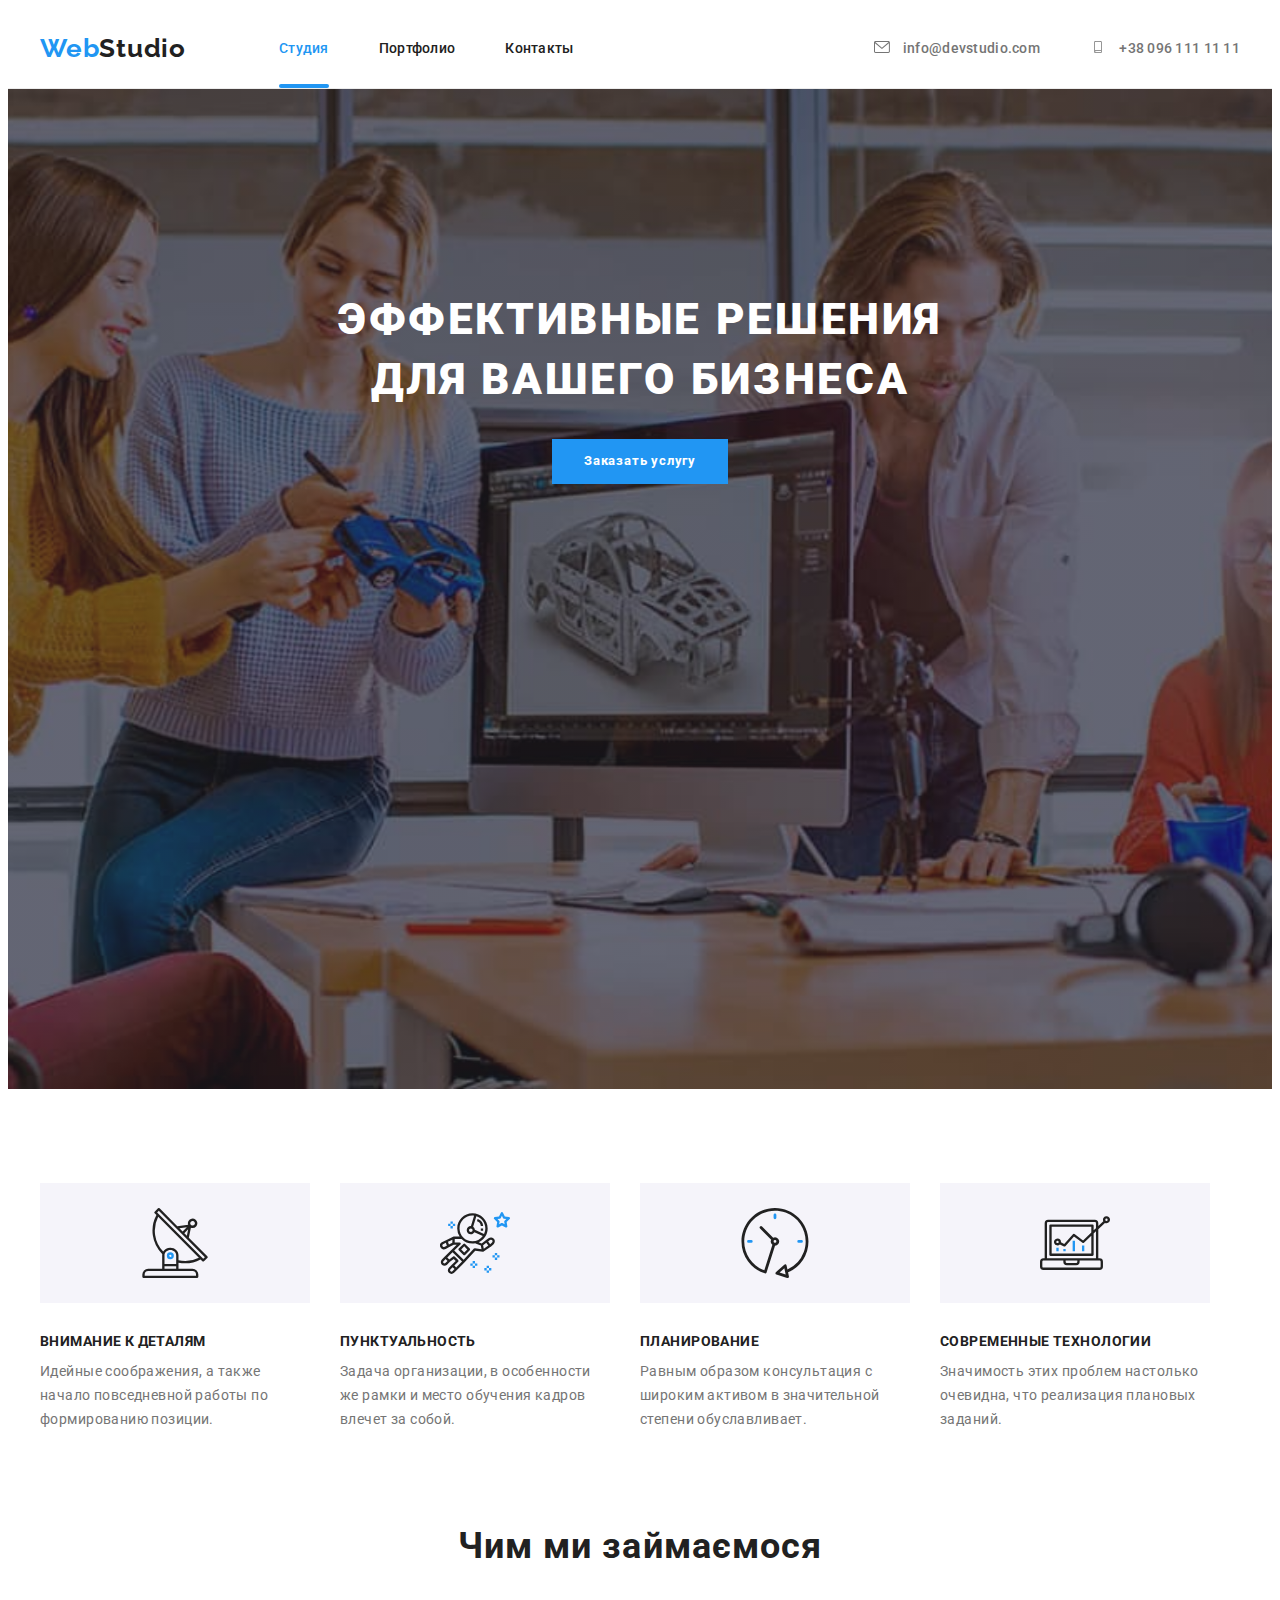
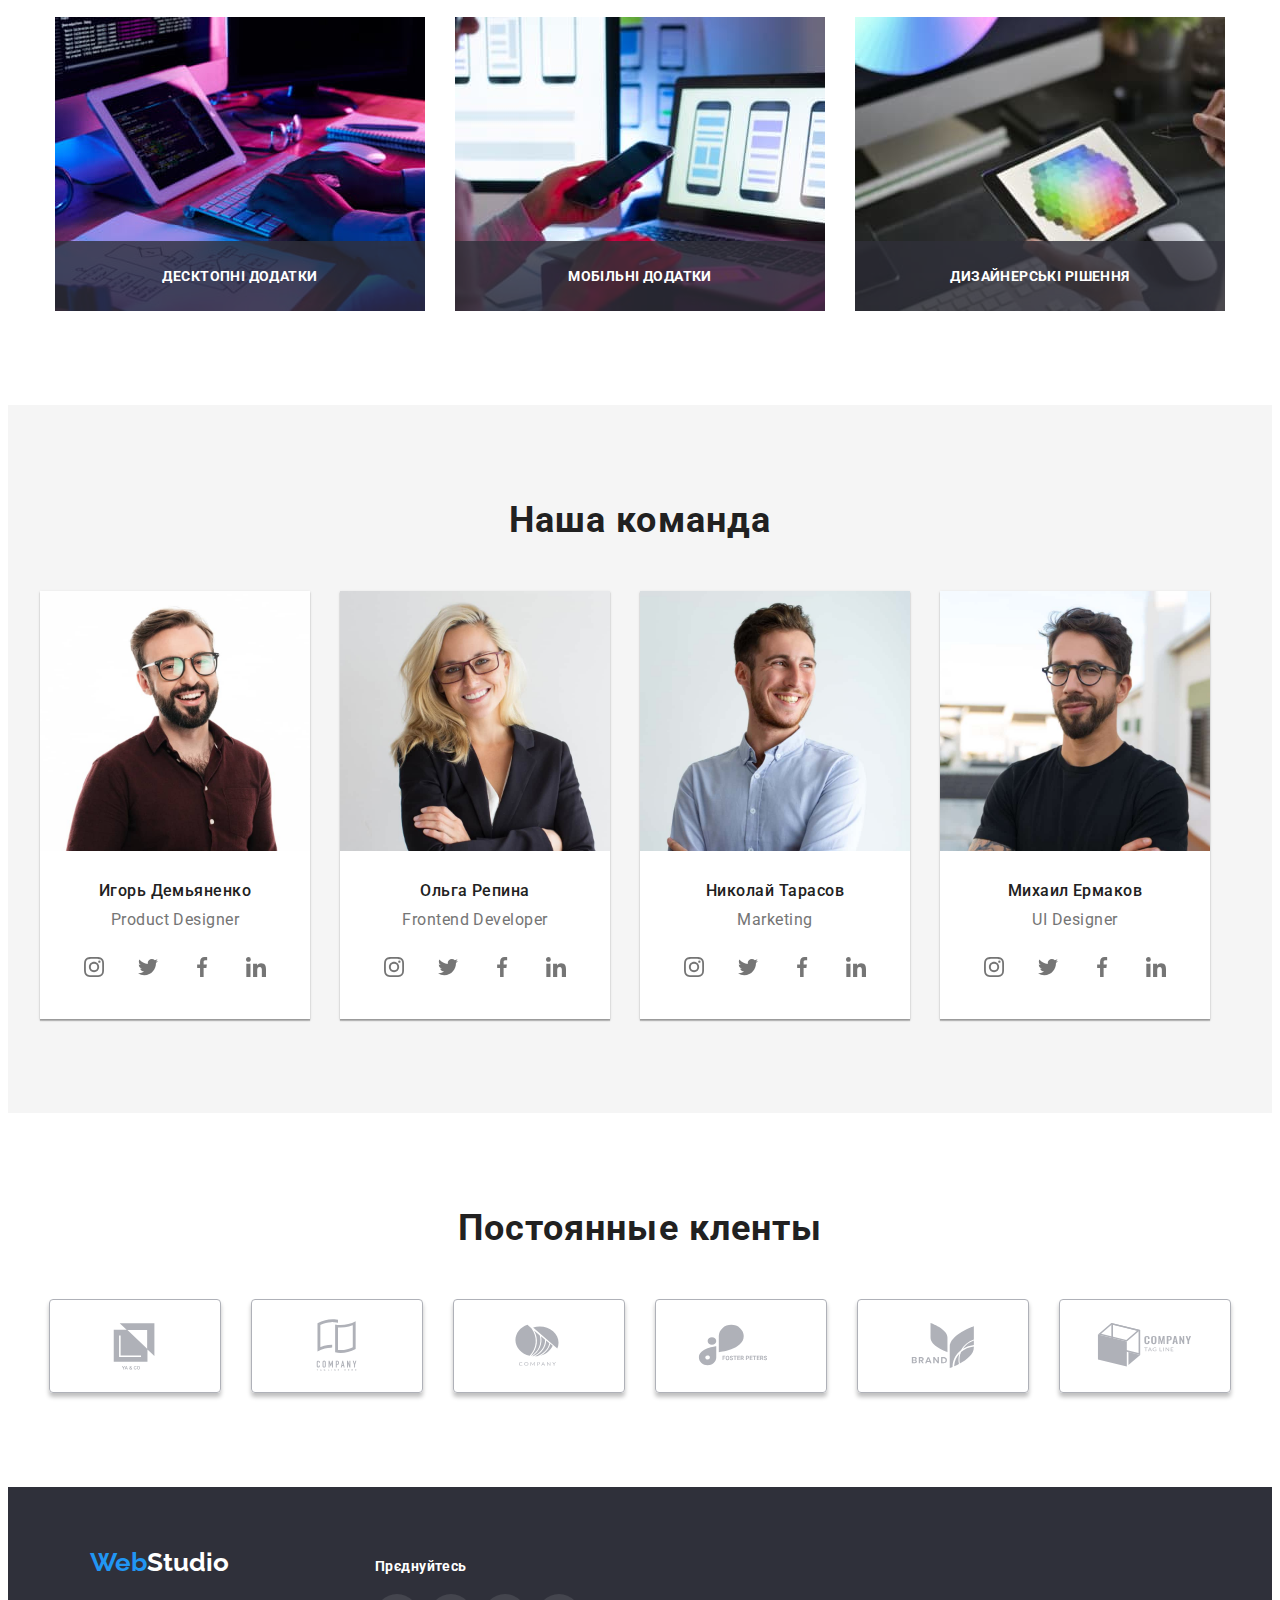
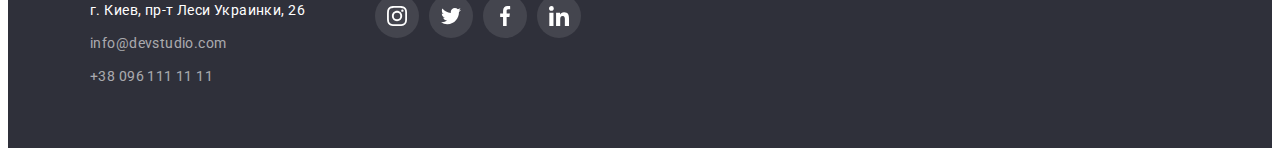
<file: index.html>
<!DOCTYPE html>
<html lang="ru">
  <head>
    <meta charset="UTF-8" />
    <meta http-equiv="X-UA-Compatible" content="IE=edge" />
    <meta name="viewport" content="width=device-width, initial-scale=1.0" />
    <title>Document</title>
    <link
      rel="stylesheet"
      href="https://cdnjs.cloudflare.com/ajax/libs/modern-normalize/1.1.0/modern-normalize.min.css"
      integrity="sha512-wpPYUAdjBVSE4KJnH1VR1HeZfpl1ub8YT/NKx4PuQ5NmX2tKuGu6U/JRp5y+Y8XG2tV+wKQpNHVUX03MfMFn9Q=="
      crossorigin="anonymous"
      referrerpolicy="no-referrer"
    />
    <link rel="preconnect" href="https://fonts.googleapis.com" />
    <link rel="preconnect" href="https://fonts.gstatic.com" crossorigin />
    <link
      href="https://fonts.googleapis.com/css2?family=Raleway:wght@700&family=Roboto:wght@400;500;700;900&display=swap"
      rel="stylesheet"
    />
    <link rel="stylesheet" href="./css/styles.css" />
  </head>
  <body>
    <!-- head -->
    <header class="header">
      <div class="container header-container">
        <nav class="nav">
          <a href="/" class="nav link">Web<span class="item-nav-studio">Studio</span> </a>
          <ul class="nav-items list">
            <li class="item"><a href="" class="nav-item studio link">Студия</a></li>
            <li class="item"><a href="./portfolio.html" class="nav-item link">Портфолио</a></li>
            <li class="item"><a href="" class="nav-item link">Контакты</a></li>
          </ul>
        </nav>
        <ul class="contacts list">
          <li class="item adress-items">
            <a href="mailto:info@devstudio.com" class="mail link">
              <svg class="envelope" width="10px" height="16px">
                <use href="./images/icons.svg#envelope"></use>
              </svg>
              info@devstudio.com
            </a>
          </li>
          <li class="item adress-items">
            <a href="tel:+380961111111" class="tel link">
              <svg class="smartphone">
                <use href="./images/icons.svg#smartphone"></use>
              </svg>
              +38 096 111 11 11</a
            >
          </li>
        </ul>
      </div>
    </header>
    <!-- main -->
    <main class="main">
      <section class="main-secnion">
        <div class="container">
          <h1 class="main-title">
            Эффективные решения <br />
            для вашего бизнеса
          </h1>
          <button type="button" class="btn" data-modal-open>Заказать услугу</button>
          <div class="backdrop is-hidden" data-modal>
            <div class="modal">
              <button class="modal-close-btn" data-modal-close>
                <svg class="modal-close-icon" width="30" height="30">
                  <use href="./images/icons.svg#close-icon"></use>
                </svg>
              </button>
            </div>
          </div>
        </div>
      </section>
      <section class="benefits">
        <h2 class="visually-hidden">
          Самостоятельно придуманный текст заголовка который потом спрячем
        </h2>
        <div class="container">
          <ul class="list benefits-list">
            <li class="items quality">
              <div class="quality-icon">
                <svg class="quality-icon-item" width="70px" height="70px">
                  <use href="./images/icons.svg#antenna"></use>
                </svg>
              </div>
              <h3 class="main-list-item">Внимание к деталям</h3>
              <p class="lists-items">
                Идейные соображения, а также начало повседневной работы по формированию позиции.
              </p>
            </li>
            <li class="items quality">
              <div class="quality-icon">
                <svg class="quality-icon-item" width="70px" height="70px">
                  <use href="./images/icons.svg#astronaut"></use>
                </svg>
              </div>
              <h3 class="main-list-item">Пунктуальность</h3>
              <p class="lists-items">
                Задача организации, в особенности же рамки и место обучения кадров влечет за собой.
              </p>
            </li>
            <li class="items quality">
              <div class="quality-icon">
                <svg class="quality-icon-item" width="70px" height="70px">
                  <use href="./images/icons.svg#clock"></use>
                </svg>
              </div>
              <h3 class="main-list-item">Планирование</h3>
              <p class="lists-items">
                Равным образом консультация с широким активом в значительной степени обуславливает.
              </p>
            </li>
            <li class="items quality">
              <div class="quality-icon">
                <svg class="quality-icon-item" width="70px" height="70px">
                  <use href="./images/icons.svg#diagram"></use>
                </svg>
              </div>
              <h3 class="main-list-item">Современные технологии</h3>
              <p class="lists-items">
                Значимость этих проблем настолько очевидна, что реализация плановых заданий.
              </p>
            </li>
          </ul>
        </div>
      </section>
      <section class="works-section">
        <div class="container">
          <h2 class="title-works">Чим ми займаємося</h2>
          <ul class="list works-list">
            <li class="work-img-title">
              <p class="work-title-profile">Десктопні додатки</p>
              <img src="./images/box1.jpg" alt="box1" width="370" class="works-img" />
            </li>
            <li class="work-img-title">
              <p class="work-title-profile">Мобільні додатки</p>
              <img src="./images/box2.jpg" alt="box2" width="370" class="works-img" />
            </li>
            <li class="work-img-title">
              <p class="work-title-profile">Дизайнерські рішення</p>
              <img src="./images/box3.jpg" alt="box3" width="370" class="works-img" />
            </li>
          </ul>
        </div>
      </section>
      <section class="team-setion">
        <div class="container team-benefits">
          <h2 class="team">Наша команда</h2>
          <ul class="list team-lists">
            <li class="team-card">
              <img class="team-img" src="./images/team1.jpg" alt="team card 1" width="270" />
              <div class="team-card-item">
                <h3 class="teams-name">Игорь Демьяненко</h3>
                <p lang="en" class="team-prof">Product Designer</p>
                <ul class="socials lists">
                  <li class="social-item">
                    <a class="social-link lists" href="" target="_blank" rel="noopener noreferrer">
                      <svg class="social-icon">
                        <use href="./images/icons.svg#instagram"></use>
                      </svg>
                    </a>
                  </li>
                  <li class="social-item">
                    <a class="social-link lists" href="" target="_blank" rel="noopener noreferrer">
                      <svg class="social-icon">
                        <use href="./images/icons.svg#twitter"></use>
                      </svg>
                    </a>
                  </li>
                  <li class="social-item">
                    <a class="social-link lists" href="" target="_blank" rel="noopener noreferrer">
                      <svg class="social-icon">
                        <use href="./images/icons.svg#facebook"></use>
                      </svg>
                    </a>
                  </li>
                  <li class="social-item">
                    <a class="social-link lists" href="" target="_blank" rel="noopener noreferrer">
                      <svg class="social-icon">
                        <use href="./images/icons.svg#linkedin"></use>
                      </svg>
                    </a>
                  </li>
                </ul>
              </div>
            </li>
            <li class="team-card">
              <img class="team-img" src="./images/team2.jpg" alt="team card 2" width="270" />
              <div class="team-card-item">
                <h3 class="teams-name">Ольга Репина</h3>
                <p lang="en" class="team-prof">Frontend Developer</p>
                <ul class="socials lists">
                  <li class="social-item">
                    <a class="social-link lists" href="" target="_blank" rel="noopener noreferrer">
                      <svg class="social-icon">
                        <use href="./images/icons.svg#instagram"></use>
                      </svg>
                    </a>
                  </li>
                  <li class="social-item">
                    <a class="social-link lists" href="" target="_blank" rel="noopener noreferrer">
                      <svg class="social-icon">
                        <use href="./images/icons.svg#twitter"></use>
                      </svg>
                    </a>
                  </li>
                  <li class="social-item">
                    <a class="social-link lists" href="" target="_blank" rel="noopener noreferrer">
                      <svg class="social-icon">
                        <use href="./images/icons.svg#facebook"></use>
                      </svg>
                    </a>
                  </li>
                  <li class="social-item">
                    <a class="social-link lists" href="" target="_blank" rel="noopener noreferrer">
                      <svg class="social-icon">
                        <use href="./images/icons.svg#linkedin"></use>
                      </svg>
                    </a>
                  </li>
                </ul>
              </div>
            </li>
            <li class="team-card">
              <img class="team-img" src="./images/team3.jpg" alt="team card 3" width="270" />
              <div class="team-card-item">
                <h3 class="teams-name">Николай Тарасов</h3>
                <p lang="en" class="team-prof">Marketing</p>
                <ul class="socials lists">
                  <li class="social-item">
                    <a class="social-link lists" href="" target="_blank" rel="noopener noreferrer">
                      <svg class="social-icon">
                        <use href="./images/icons.svg#instagram"></use>
                      </svg>
                    </a>
                  </li>
                  <li class="social-item">
                    <a class="social-link lists" href="" target="_blank" rel="noopener noreferrer">
                      <svg class="social-icon">
                        <use href="./images/icons.svg#twitter"></use>
                      </svg>
                    </a>
                  </li>
                  <li class="social-item">
                    <a class="social-link lists" href="" target="_blank" rel="noopener noreferrer">
                      <svg class="social-icon">
                        <use href="./images/icons.svg#facebook"></use>
                      </svg>
                    </a>
                  </li>
                  <li class="social-item">
                    <a class="social-link lists" href="" target="_blank" rel="noopener noreferrer">
                      <svg class="social-icon">
                        <use href="./images/icons.svg#linkedin"></use>
                      </svg>
                    </a>
                  </li>
                </ul>
              </div>
            </li>
            <li class="team-card">
              <img class="team-img" src="./images/team4.jpg" alt="team card 4" width="270" />
              <div class="team-card-item">
                <h3 class="teams-name">Михаил Ермаков</h3>
                <p lang="en" class="team-prof">UI Designer</p>
                <ul class="socials lists">
                  <li class="social-item">
                    <a class="social-link lists" href="" target="_blank" rel="noopener noreferrer">
                      <svg class="social-icon">
                        <use href="./images/icons.svg#instagram"></use>
                      </svg>
                    </a>
                  </li>
                  <li class="social-item">
                    <a class="social-link lists" href="" target="_blank" rel="noopener noreferrer">
                      <svg class="social-icon">
                        <use href="./images/icons.svg#twitter"></use>
                      </svg>
                    </a>
                  </li>
                  <li class="social-item">
                    <a class="social-link lists" href="" target="_blank" rel="noopener noreferrer">
                      <svg class="social-icon">
                        <use href="./images/icons.svg#facebook"></use>
                      </svg>
                    </a>
                  </li>
                  <li class="social-item">
                    <a class="social-link lists" href="" target="_blank" rel="noopener noreferrer">
                      <svg class="social-icon">
                        <use href="./images/icons.svg#linkedin"></use>
                      </svg>
                    </a>
                  </li>
                </ul>
              </div>
            </li>
          </ul>
        </div>
      </section>
      <section class="team-section">
        <div class="container">
          <h2 class="team">Постоянные кленты</h2>
          <ul class="list client">
            <li class="client-item">
              <a href="" class="сlient-icon" target="_blank" rel="noopener noreferrer">
                <svg class="сlient-icon-item" width="106px" height="60px">
                  <use href="./images/icons.svg#logo1"></use>
                </svg>
              </a>
            </li>
            <li class="client-item">
              <a href="" class="сlient-icon" target="_blank" rel="noopener noreferrer">
                <svg class="сlient-icon-item" width="106px" height="60px">
                  <use href="./images/icons.svg#logo2"></use>
                </svg>
              </a>
            </li>
            <li class="client-item">
              <a href="" class="сlient-icon" target="_blank" rel="noopener noreferrer">
                <svg class="сlient-icon-item" width="106px" height="60px">
                  <use href="./images/icons.svg#logo3"></use>
                </svg>
              </a>
            </li>
            <li class="client-item">
              <a href="" class="сlient-icon" target="_blank" rel="noopener noreferrer">
                <svg class="сlient-icon-item" width="106px" height="60px">
                  <use href="./images/icons.svg#logo4"></use>
                </svg>
              </a>
            </li>
            <li class="client-item">
              <a href="" class="сlient-icon" target="_blank" rel="noopener noreferrer">
                <svg class="сlient-icon-item" width="106px" height="60px">
                  <use href="./images/icons.svg#logo5"></use>
                </svg>
              </a>
            </li>
            <li class="client-item">
              <a href="" class="сlient-icon" target="_blank" rel="noopener noreferrer">
                <svg class="сlient-icon-item" width="106px" height="60px">
                  <use href="./images/icons.svg#logo6"></use>
                </svg>
              </a>
            </li>
          </ul>
        </div>
      </section>
    </main>
    <!-- footer -->
    <footer class="footer">
      <div class="container footer-container">
        <div class="footer-adress">
          <a href="/" class="footer-item-webstudio link">
            <span class="footer-web">Web</span>Studio
          </a>
          <address class="adress-items">
            <p class="address">г. Киев, пр-т Леси Украинки, 26</p>
            <ul class="list footer-items">
              <li class="footer-items-title">
                <a href="mailto:info@devstudio.com" class="link footer-item">info@devstudio.com</a>
              </li>
              <li class="footer-items-title">
                <a href="tel:+380961111111" class="link footer-item">+38 096 111 11 11</a>
              </li>
            </ul>
          </address>
        </div>
        <div class="footer-social-heading">
          <h2 class="footer-heading">Прєднуйтесь</h2>
          <ul class="footer-socials lists">
            <li class="footer-social-item">
              <a class="footer-social-link lists" href="" target="_blank" rel="noopener noreferrer">
                <svg class="footer-social-icon">
                  <use href="./images/icons.svg#instagram"></use>
                </svg>
              </a>
            </li>
            <li class="footer-social-item">
              <a class="footer-social-link lists" href="" target="_blank" rel="noopener noreferrer">
                <svg class="footer-social-icon">
                  <use href="./images/icons.svg#twitter"></use>
                </svg>
              </a>
            </li>
            <li class="footer-social-item">
              <a class="footer-social-link lists" href="" target="_blank" rel="noopener noreferrer">
                <svg class="footer-social-icon">
                  <use href="./images/icons.svg#facebook"></use>
                </svg>
              </a>
            </li>
            <li class="footer-social-item">
              <a class="footer-social-link lists" href="" target="_blank" rel="noopener noreferrer">
                <svg class="footer-social-icon">
                  <use href="./images/icons.svg#linkedin"></use>
                </svg>
              </a>
            </li>
          </ul>
        </div>
      </div>
    </footer>
    <script src="./js/modal.js"></script>
  </body>
</html>
</file>
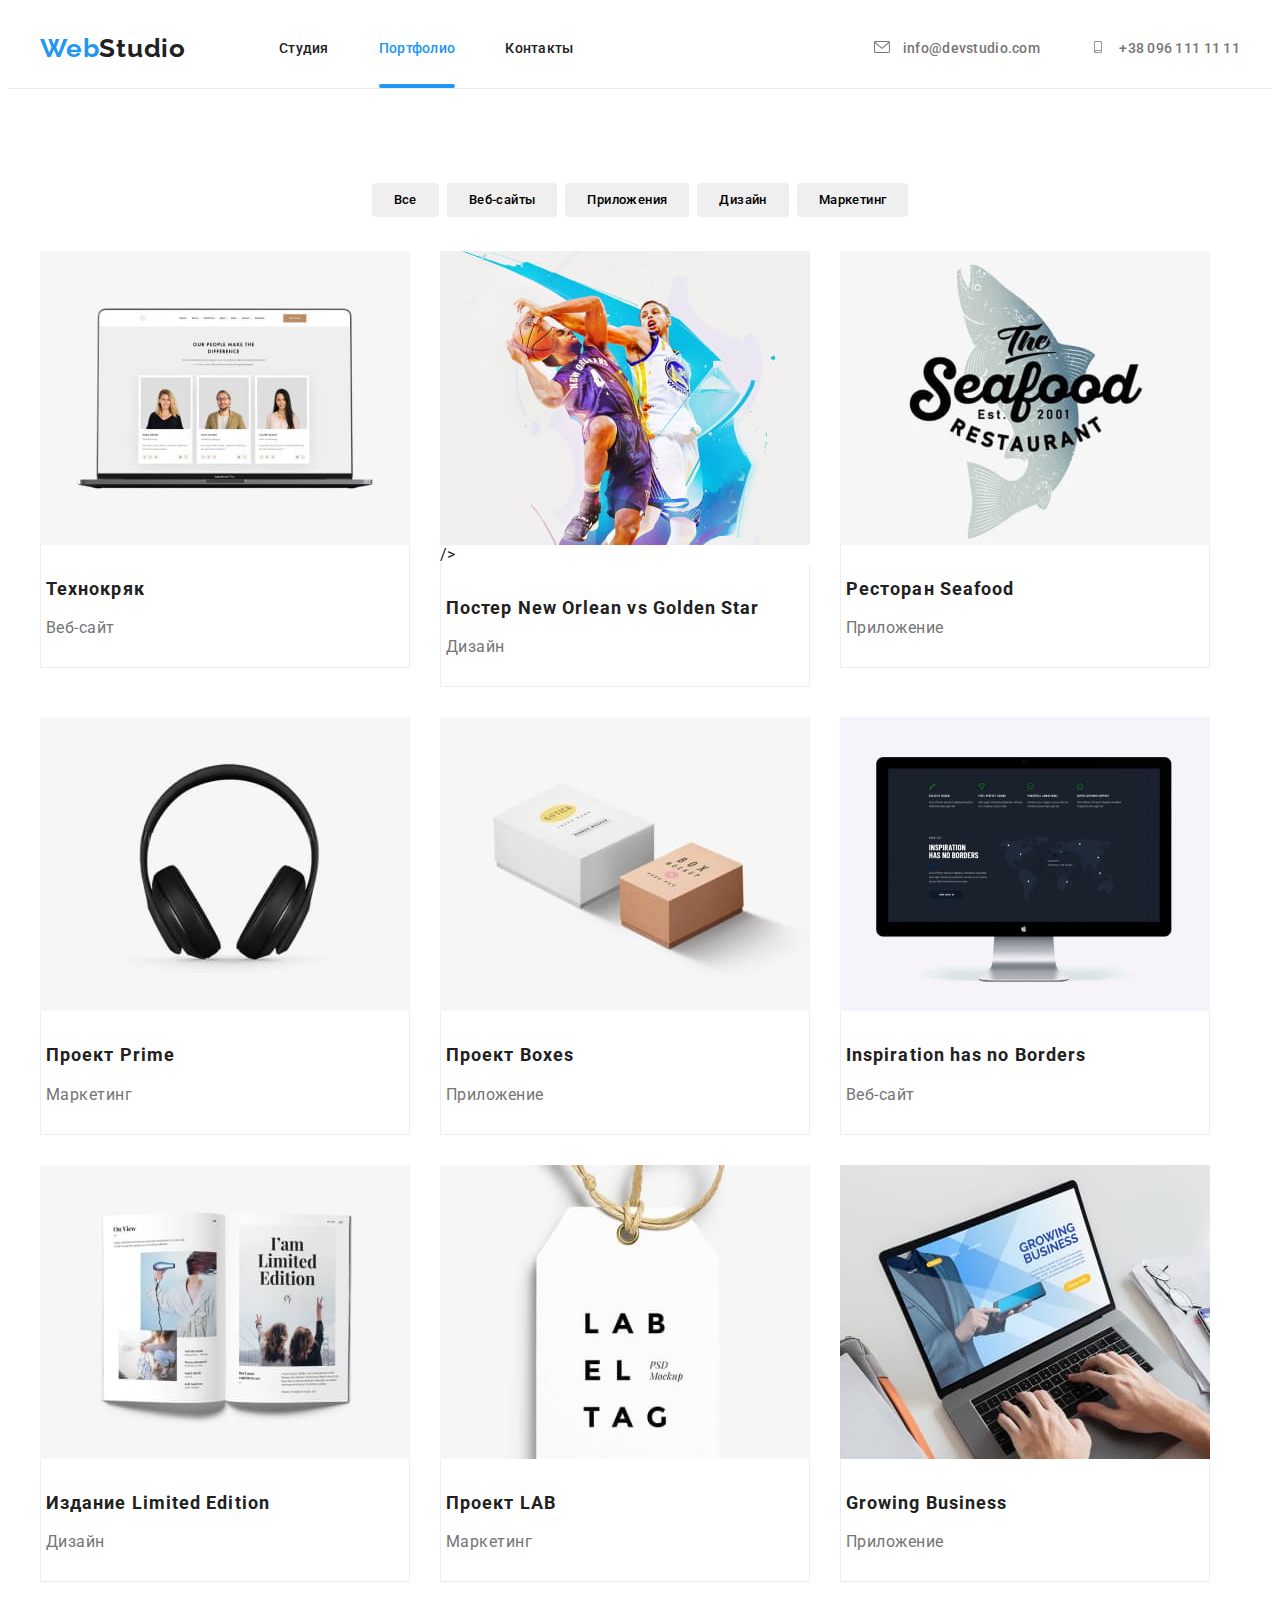
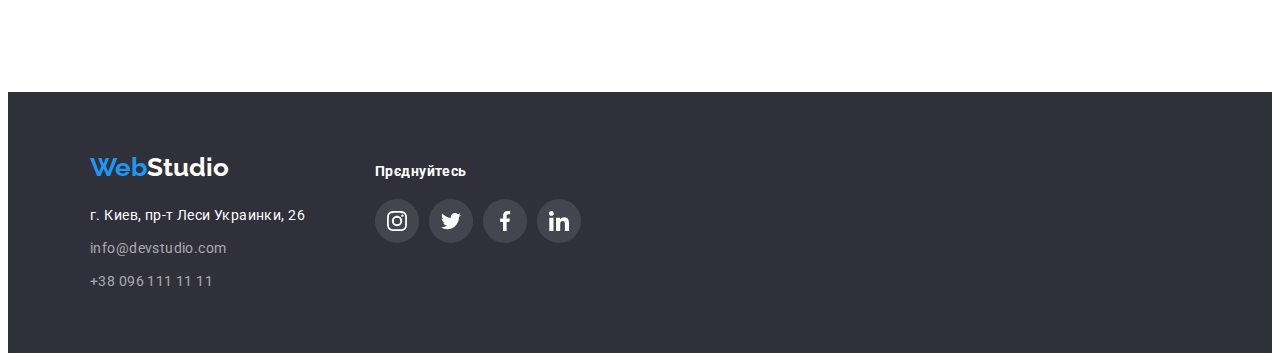
<file: portfolio.html>
<!DOCTYPE html>
<html lang="ru">
  <head>
    <meta charset="UTF-8" />
    <meta http-equiv="X-UA-Compatible" content="IE=edge" />
    <meta name="viewport" content="width=device-width, initial-scale=1.0" />
    <title>Document</title>
    <link
      rel="stylesheet"
      href="https://cdnjs.cloudflare.com/ajax/libs/modern-normalize/1.1.0/modern-normalize.min.css"
      integrity="sha512-wpPYUAdjBVSE4KJnH1VR1HeZfpl1ub8YT/NKx4PuQ5NmX2tKuGu6U/JRp5y+Y8XG2tV+wKQpNHVUX03MfMFn9Q=="
      crossorigin="anonymous"
      referrerpolicy="no-referrer"
    />
    <link rel="preconnect" href="https://fonts.googleapis.com" />
    <link rel="preconnect" href="https://fonts.gstatic.com" crossorigin />
    <link
      href="https://fonts.googleapis.com/css2?family=Raleway:wght@700&family=Roboto:wght@400;500;700;900&display=swap"
      rel="stylesheet"
    />
    <link rel="stylesheet" href="./css/styles.css" />
  </head>
  <body>
    <!-- header -->
    <header class="header">
      <div class="container header-container">
        <nav class="nav">
          <a href="/" class="nav link">Web<span class="item-nav-studio">Studio</span> </a>
          <ul class="nav-items list">
            <li class="item"><a href="./index.html" class="nav-item link">Студия</a></li>
            <li class="item">
              <a href="" class="nav-item studio link">Портфолио</a>
            </li>
            <li class="item"><a href="" class="nav-item link">Контакты</a></li>
          </ul>
        </nav>
        <ul class="contacts list">
          <li class="item adress-items">
            <a href="mailto:info@devstudio.com" class="mail link">
              <svg class="envelope" width="10px" height="16px">
                <use href="./images/icons.svg#envelope"></use>
              </svg>
              info@devstudio.com
            </a>
          </li>
          <li class="item adress-items">
            <a href="tel:+380961111111" class="tel link">
              <svg class="smartphone">
                <use href="./images/icons.svg#smartphone"></use>
              </svg>
              +38 096 111 11 11</a
            >
          </li>
        </ul>
      </div>
    </header>
    <!-- main -->
    <main class="mains">
      <!-- button section -->
      <section class="main-btn-section">
        <div class="container btn-section">
          <ul class="list btn-lits">
            <li class="bottoms"><button type="button" class="btn-item-list">Все</button></li>
            <li class="bottoms"><button type="button" class="btn-item-list">Веб-сайты</button></li>
            <li class="bottoms"><button type="button" class="btn-item-list">Приложения</button></li>
            <li class="bottoms"><button type="button" class="btn-item-list">Дизайн</button></li>
            <li class="bottoms"><button type="button" class="btn-item-list">Маркетинг</button></li>
          </ul>
          <!-- button sction2 -->
          <h1 class="visually-hidden">Портфолио</h1>
          <ul class="list logo-title">
            <li class="logo-title-link">
              <div class="logo-title-overlay">
                <a href="" class="link">
                <img src="./images/lesson2/img1.jpg" alt="Веб-сайт" width="370" />
                <div class="overlay">
                  <p class="overlay-text">
                    Ресурс пропонує комплексні пропозиції з різним рівнем функціоналу та сервісів.
                    Все це дозволить відвідувачу отримати вичерпні відомості про компанію чи
                    приватну особу.
                  </p>
                </div>
              </div>
                <div class="wrapper">
                  <h2 class="main-titles">Технокряк</h2>
                  <p class="title">Веб-сайт</p>
                </div>
              </a>
            </li>
            <li class="logo-title-link">
                            <div class="logo-title-overlay">

              <a href="" class="link">
                <img
                  src="./images/lesson2/img2.jpg"
                  alt="Постер New Orlean vs Golden Star"
                  width="370">
                <div class="overlay">
                  <p class="overlay-text">
                    Ресурс пропонує комплексні пропозиції з різним рівнем функціоналу та сервісів.
                    Все це дозволить відвідувачу отримати вичерпні відомості про компанію чи
                    приватну особу.
                  </p>
                </div>/>

                </div>

                <div class="wrapper">
                  <h2 class="main-titles">
                    Постер <span lang="en"> New Orlean vs Golden Star</span>
                  </h2>
                  <p class="title">Дизайн</p>
                </div>
              </a>
            </li>
            <li class="logo-title-link">
                            <div class="logo-title-overlay">

              <a href="" class="link">
                <img src="./images/lesson2/img3.jpg" alt="Ресторан Seafood" width="370" />
              <div class="overlay">
                  <p class="overlay-text">
                    Ресурс пропонує комплексні пропозиції з різним рівнем функціоналу та сервісів.
                    Все це дозволить відвідувачу отримати вичерпні відомості про компанію чи
                    приватну особу.
                  </p>
                </div>  
              </div>
                <div class="wrapper">
                  <h2 class="main-titles">Ресторан <span lang="en">Seafood</span></h2>
                  <p class="title">Приложение</p>
                </div>
              </a>
            </li>
            <li class="logo-title-link">
                            <div class="logo-title-overlay">

              <a href="" class="link">
                <img src="./images/lesson2/img4.jpg" alt="Маркетинг" width="370" />
              <div class="overlay">
                  <p class="overlay-text">
                    Ресурс пропонує комплексні пропозиції з різним рівнем функціоналу та сервісів.
                    Все це дозволить відвідувачу отримати вичерпні відомості про компанію чи
                    приватну особу.
                  </p>
                </div> 
              </div>
                <div class="wrapper">
                  <h2 class="main-titles">Проект <span lang="en"> Prime</span></h2>
                  <p class="title">Маркетинг</p>
                </div>
              </a>
            </li>
            <li class="logo-title-link">
                            <div class="logo-title-overlay">

              <a href="" class="link">
                <img src="./images/lesson2/img5.jpg" alt="Приложение" width="370" />
              <div class="overlay">
                  <p class="overlay-text">
                    Ресурс пропонує комплексні пропозиції з різним рівнем функціоналу та сервісів.
                    Все це дозволить відвідувачу отримати вичерпні відомості про компанію чи
                    приватну особу.
                  </p>
                </div>  
              </div>
                <div class="wrapper">
                  <h2 class="main-titles">Проект <span lang="en"> Boxes</span></h2>
                  <p class="title">Приложение</p>
                </div>
              </a>
            </li>
            <li class="logo-title-link">
                            <div class="logo-title-overlay">

              <a href="" class="link">
                <img src="./images/lesson2/img6.jpg" alt="Веб-сайт" width="370" />
              <div class="overlay">
                  <p class="overlay-text">
                    Ресурс пропонує комплексні пропозиції з різним рівнем функціоналу та сервісів.
                    Все це дозволить відвідувачу отримати вичерпні відомості про компанію чи
                    приватну особу.
                  </p>
                </div>  
              </div>
                <div class="wrapper">
                  <h2 lang="en" class="main-titles">Inspiration has no Borders</h2>
                  <p class="title">Веб-сайт</p>
                </div>
              </a>
            </li>
            <li class="logo-title-link">
                            <div class="logo-title-overlay">

              <a href="" class="link">
                <img src="./images/lesson2/img7.jpg" alt="Дизайн" width="370" />
              <div class="overlay">
                  <p class="overlay-text">
                    Ресурс пропонує комплексні пропозиції з різним рівнем функціоналу та сервісів.
                    Все це дозволить відвідувачу отримати вичерпні відомості про компанію чи
                    приватну особу.
                  </p>
                </div>  
              </div>
                <div class="wrapper">
                  <h2 class="main-titles">Издание <span lang="en"> Limited Edition</span></h2>
                  <p class="title">Дизайн</p>
                </div>
              </a>
            </li>
            <li class="logo-title-link">
                            <div class="logo-title-overlay">

              <a href="" class="link">
                <img src="./images/lesson2/img8.jpg" alt="Маркетинг" width="370" />
              <div class="overlay">
                  <p class="overlay-text">
                    Ресурс пропонує комплексні пропозиції з різним рівнем функціоналу та сервісів.
                    Все це дозволить відвідувачу отримати вичерпні відомості про компанію чи
                    приватну особу.
                  </p>
                </div>  
              </div>
                <div class="wrapper">
                  <h2 class="main-titles">Проект <span lang="en"> LAB</span></h2>
                  <p class="title">Маркетинг</p>
                </div>
              </a>
            </li>
            <li class="logo-title-link">
                            <div class="logo-title-overlay">

              <a href="" class="link">
                <img src="./images/lesson2/img9.jpg" alt="Приложение" width="370" />
              <div class="overlay">
                  <p class="overlay-text">
                    Ресурс пропонує комплексні пропозиції з різним рівнем функціоналу та сервісів.
                    Все це дозволить відвідувачу отримати вичерпні відомості про компанію чи
                    приватну особу.
                  </p>
                </div>  
              </div>
                <div class="wrapper">
                  <h2 lang="en" class="main-titles">Growing Business</h2>
                  <p class="title">Приложение</p>
                </div>
              </a>
            </li>
          </ul>
        </div>
      </section>
    </main>
    <!-- footer -->
    <footer class="footer">
      <div class="container footer-container">
        <div class="footer-adress">
          <a href="/" class="footer-item-webstudio link">
            <span class="footer-web">Web</span>Studio
          </a>
          <address class="adress-items">
            <p class="address">г. Киев, пр-т Леси Украинки, 26</p>
            <ul class="list footer-items">
              <li class="footer-items-title">
                <a href="mailto:info@devstudio.com" class="link footer-item">info@devstudio.com</a>
              </li>
              <li class="footer-items-title">
                <a href="tel:+380961111111" class="link footer-item">+38 096 111 11 11</a>
              </li>
            </ul>
          </address>
        </div>
        <div class="footer-social-heading">
          <h2 class="footer-heading">Прєднуйтесь</h2>
          <ul class="footer-socials lists">
            <li class="footer-social-item">
              <a class="footer-social-link lists" href="" target="_blank" rel="noopener noreferrer">
                <svg class="footer-social-icon">
                  <use href="./images/icons.svg#instagram"></use>
                </svg>
              </a>
            </li>
            <li class="footer-social-item">
              <a class="footer-social-link lists" href="" target="_blank" rel="noopener noreferrer">
                <svg class="footer-social-icon">
                  <use href="./images/icons.svg#twitter"></use>
                </svg>
              </a>
            </li>
            <li class="footer-social-item">
              <a class="footer-social-link lists" href="" target="_blank" rel="noopener noreferrer">
                <svg class="footer-social-icon">
                  <use href="./images/icons.svg#facebook"></use>
                </svg>
              </a>
            </li>
            <li class="footer-social-item">
              <a class="footer-social-link lists" href="" target="_blank" rel="noopener noreferrer">
                <svg class="footer-social-icon">
                  <use href="./images/icons.svg#linkedin"></use>
                </svg>
              </a>
            </li>
          </ul>
        </div>
      </div>
    </footer>
  </body>
</html>
</file>
<file: css/styles.css>
:root {
  /* fonts */
  --main-font: 'Roboto', sans-serif;
  --secondary-font: 'Raleway', sans-serif;
  /* text color */
  --main-txt-cl: #212121;
  --sec-txt-cl: #757575;
  --accent-txt-cl: #2196f3;

  /* bg color */
  --darc-bg-cl: #2f303a;
  --light-bg-cl: #f5f4fa;

  /* others */
}
/* reset styles */
.link {
  text-decoration: none;
  color: currentColor;
}
.list {
  list-style: none;
  text-decoration: var(--main-font);
}

img {
  display: block;
}

h1,
h2,
h3,
h4,
h5,
h6,
p {
  margin: 0px;
}

h3 {
  padding-bottom: 10px;
}

/* body section */
.container {
  width: 1200px;
  padding-left: 15px;
  padding-right: 15px;
  margin-left: auto;
  margin-right: auto;
}

body {
  font-family: var(--main-font);
  color: var(--main-txt-cl);
}
/* header section */

.header {
  border-bottom: 1px solid #ececec;
}

.header-container {
  display: flex;
  align-items: center;
}

.nav {
  display: flex;
  align-items: center;
}

.nav-items {
  display: flex;
  margin-left: 93px;
  margin-block-start: 0px;
  margin-block-end: 0px;
  padding: 0px;
}
.nav-items .item:not(:last-child) {
  margin-right: 50px;
}

.nav.link {
  font-family: var(--secondary-font);
  color: #2196f3;
  font-weight: 700;
  font-size: 26px;
  line-height: calc(31 / 26);
  letter-spacing: 0.03em;
}
.item-nav-studio {
  color: #212121;
  font-weight: 700;
  font-size: 26px;
  line-height: calc(31 / 26);
  letter-spacing: 0.03em;
}

.nav-item.studio {
  position: relative;
  color: var(--accent-txt-cl);
}

.nav-item.studio::after {
  content: '';
  display: block;
  width: 100%;
  height: 4px;

  position: absolute;
  bottom: 0px;
  left: 0px;

  border-radius: 4px;
  background-color: var(--accent-txt-cl);
}

.contacts {
  font-weight: 500;
  font-size: 14px;
  line-height: calc(16 / 14);
  letter-spacing: 0.02em;

  display: flex;
  align-items: center;
  padding-left: 0px;
  padding-inline-start: 0px;
  margin-left: auto;
  margin-block-start: 0px;
  margin-block-end: 0px;
}

.mail {
  color: #2196f3;

  display: block;
  padding-top: 32px;
  padding-bottom: 32px;
}
/* mail */

.envelope {
  display: inline-block;
  fill: var(--sec-txt-cl);
  width: 100%;
  height: 12px;
  width: 16px;
  margin-right: 10px;
}

.mail:hover .envelope {
  fill: var(--accent-txt-cl);
}

.mail:focus .envelope {
  fill: var(--accent-txt-cl);
}

.envelope:focus {
  fill: var(--accent-txt-cl);
}

/* tell */

.smartphone {
  display: inline-block;
  fill: var(--sec-txt-cl);
  width: 100%;
  height: 12px;
  width: 16px;
  margin-right: 10px;
}

.tel:hover .smartphone {
  fill: var(--accent-txt-cl);
}

.tel:focus .smartphone {
  fill: var(--accent-txt-cl);
}

.smartphone:focus {
  fill: var(--accent-txt-cl);
}

.adress-items {
  margin-top: 0px;
  margin-left: 50px;
}

.adress-items:first-child {
  margin-left: 0px;
}

.nav-item {
  display: block;
  padding-top: 32px;
  padding-bottom: 32px;

  font-weight: 500;
  font-size: 14px;
  line-height: calc(16 / 14);
  letter-spacing: 0.02em;
}

.nav-item:hover,
.mail:hover,
.tel:hover {
  color: var(--accent-txt-cl);
}
.nav-item:focus,
.mail:focus,
.tel:focus {
  color: var(--accent-txt-cl);
}
.tel,
.mail {
  color: var(--sec-txt-cl);
  display: block;
  padding-top: 32px;
  padding-bottom: 32px;
}

/* main section */
.main-secnion {
  text-align: center;
  background-color: var(--darc-bg-cl);
  background-image: linear-gradient(to left, rgba(47, 48, 58, 0.4), rgba(47, 48, 58, 0.4)),
    url(../images/Img.jpg);
  background-repeat: no-repeat;
  background-position: center;
  background-size: cover;
  height: 600px;
  max-width: 1600px;
  margin-left: auto;
  margin-right: auto;

  padding-top: 200px;
  padding-bottom: 200px;
}

.main-title {
  color: white;
  font-weight: 900;
  font-size: 44px;
  line-height: calc(60 / 44);
  text-align: center;
  letter-spacing: 0.06em;
  text-transform: uppercase;

  margin: 0px;
  margin-bottom: 30px;
}
.team-items {
  background-color: var(--light-bg-cl);
}

.socials {
  display: flex;
  align-items: center;
  justify-content: center;
  gap: 10px;
  padding-inline-start: 0px;
}

.lists {
  list-style-type: none;
}

.social-link {
  display: flex;
  align-items: center;
  justify-content: center;

  width: 44px;
  height: 44px;
  background-color: white;
  border-radius: 50%;
}

.social-link:hover {
  background-color: var(--accent-txt-cl);
}
.social-link:focus {
  background-color: var(--accent-txt-cl);
}

.social-icon {
  width: 20px;
  height: 20px;
  fill: #757575;
}

.social-link:hover .social-icon {
  fill: white;
}

.social-link:focus .social-icon {
  fill: white;
}

.btn {
  font-family: inherit;
  background-color: var(--accent-txt-cl);
  color: white;
  font-weight: 700;
  line-height: calc(30 / 16);
  letter-spacing: 0.06em;
  cursor: pointer;
  padding: 10px 32px;
  border: none;
}

.btn:hover {
  background-color: #188ce8;
}

.visually-hidden {
  position: absolute;
  white-space: nowrap;
  width: 1px;
  height: 1px;
  overflow: hidden;
  border: 0;
  padding: 0;
  clip: rect(0 0 0 0);
  clip-path: inset(50%);
  margin: -1px;
}

.quality-icon {
  display: flex;
  align-items: center;
  justify-content: center;
  margin-bottom: 30px;

  background-color: #f5f4fa;
  width: 270px;
  height: 120px;
}

.quality-icon-item {
}

.main-list-item {
  font-weight: 700;
  font-size: 14px;
  line-height: calc(16 / 14);
  letter-spacing: 0.03em;
  text-transform: uppercase;
  margin-bottom: 10px;
  padding-bottom: 0px;
}

.benefits {
  padding-top: 94px;
}

.benefits-list {
  display: flex;
  padding-left: 0px;
  margin-top: 0px;
  margin-bottom: 0px;
}

.items {
  width: 270px;
  margin-right: 30px;
}

.items:last-child {
  margin-right: 0px;
}

.lists-items {
  font-size: 14px;
  line-height: calc(24 / 14);
  letter-spacing: 0.03em;
  color: var(--sec-txt-cl);
}

/* main-secnion 2 */

.works-section {
  padding-top: 94px;
  padding-bottom: 94px;
}

.title-works,
.team {
  font-weight: 700;
  font-size: 36px;
  line-height: calc(42 / 36);
  text-align: center;
  letter-spacing: 0.03em;
  margin-bottom: 50px;
}

.team {
  margin: 0px;
  margin-bottom: 50px;
}

.title-works {
  margin-top: 0px;
}

.work-img-title {
  position: relative;
}

.work-title-profile {
  display: block;

  background-color: rgba(47, 48, 58, 0.8);

  font-weight: 700;
  font-size: 14px;
  line-height: calc(16 / 14);
  text-align: center;
  letter-spacing: 0.03em;
  text-transform: uppercase;
  color: #ffffff;

  padding-top: 27px;
  padding-bottom: 27px;

  position: absolute;
  bottom: 0px;
  left: 0px;
  width: 100%;
}

.works-list {
  display: flex;
  flex-wrap: wrap;
  gap: 30px;
  text-align: center;
  justify-content: center;
  padding-left: 0px;
  margin-top: 50px;
  margin-block-start: 0px;
  margin-block-end: 0px;

  z-index: 10;
}

/* main-secnion 3 */

.team-setion {
  background-color: #f5f5f5;

  padding-top: 94px;
  padding-bottom: 94px;
}

.team-items {
  display: block;
}

.team-lists {
  display: flex;
  flex-wrap: wrap;
  gap: 30px;
  padding: 0px;
  text-align: center;
  margin-block-start: 0px;
  margin-block-end: 0px;
  margin-top: 50px;
}

.team-card {
  display: inline-block;
  background-color: #ffffff;
  box-shadow: 0px 1px 3px rgba(0, 0, 0, 0.12), 0px 1px 1px rgba(0, 0, 0, 0.14),
    0px 2px 1px rgba(0, 0, 0, 0.2);
}

.team-card-item {
  padding-top: 30px;
  padding-bottom: 30px;
}

.team-img {
  margin: 0px;
}

.teams-name {
  font-weight: 500;
  line-height: calc(19 / 16);
  text-align: center;
  font-size: 16px;
  letter-spacing: 0.03em;
  margin-bottom: 10px;
  padding-bottom: 0px;
}

.team-prof {
  line-height: calc(19 / 16);
  text-align: center;
  letter-spacing: 0.03em;
  color: var(--sec-txt-cl);
  margin-bottom: 16px;
}

.team-section {
  margin-top: 94px;
  margin-bottom: 94px;
}

.client {
  display: flex;
  justify-content: center;
  align-items: center;
  gap: 30px;
  padding: 0px;

  margin-block-start: 0px;
  margin-block-end: 0px;
}

.сlient-icon {
  display: flex;
  align-items: center;
  justify-content: center;

  width: 170px;
  height: 92px;
  border: 1px solid #afb1b8;
  border-radius: 4px;
  box-shadow: 0px 4px 4px rgba(0, 0, 0, 0.25);
}

.сlient-icon:hover {
  border: 1px solid var(--accent-txt-cl);
}

.сlient-icon:focus {
  border: 1px solid var(--accent-txt-cl);
}

.сlient-icon:hover .сlient-icon-item {
  fill: var(--accent-txt-cl);
}

.сlient-icon:focus .сlient-icon-item {
  fill: var(--accent-txt-cl);
}

.сlient-icon-item {
  fill: #afb1b8;
}

.сlient-icon-item:hover {
  fill: var(--accent-txt-cl);
}

/* footer section */

.footer {
  background-color: var(--darc-bg-cl);
  display: block;
  padding-top: 60px;
  padding-bottom: 60px;
  font-style: normal;
}

.footer-container {
  display: flex;
  align-items: baseline;
}

.footer-adress {
  display: flex;
  flex-direction: column;
}

.footer-social-heading {
  display: flex;
  justify-content: center;
  flex-direction: column;
  margin-left: 70px;
}

.footer-item-webstudio {
  display: block;
  margin-bottom: 20px;
  font-family: var(--secondary-font);
  font-weight: 700;
  font-size: 26px;
  line-height: calc(31 / 26);
  margin-left: 50px;
}

.footer-web {
  color: var(--accent-txt-cl);
}
.footer {
  color: white;
}

.address {
  font-family: var(--main-font);
  font-size: 14px;
  line-height: calc(24 / 14);
  letter-spacing: 0.03em;
  font-style: normal;
  margin-bottom: 9px;
}
.footer-item:hover {
  color: var(--accent-txt-cl);
}
.footer-item:focus {
  color: var(--accent-txt-cl);
}
.footer-item {
  font-family: var(--main-font);
  font-size: 14px;
  line-height: calc(24 / 14);
  letter-spacing: 0.03em;
  color: rgba(255, 255, 255, 0.6);
  font-style: normal;
}

.footer-items {
  margin-block-end: 0px;
  margin-block-start: 0px;
  padding-left: 0px;
}

.footer-items-title {
  margin-top: 9px;
}

.footer-items :first-child {
  margin-top: 0px;
}

.footer-heading {
  align-items: center;
  font-weight: 700;
  font-size: 14px;
  line-height: calc(16 / 14);
  letter-spacing: 0.03em;
  color: #ffffff;

  margin-block-start: 0px;
  margin-block-end: 0px;
}

.footer-socials {
  display: flex;
  align-items: center;
  justify-content: center;
  gap: 10px;
  padding-top: 20px;
  margin-block-end: 0px;
  margin-block-start: 0px;
  padding-inline-start: 0px;
}

.footer-social-link {
  display: flex;
  align-items: center;
  justify-content: center;

  width: 44px;
  height: 44px;
  background-color: #44454e;
  border-radius: 50%;
}

.footer-social-link:hover {
  background-color: var(--accent-txt-cl);
}
.footer-social-link:focus {
  background-color: var(--accent-txt-cl);
}

.footer-social-icon {
  width: 20px;
  height: 20px;
  fill: white;
}

.footer-social-link:hover .social-icon {
  fill: white;
}

.footer-social-link:focus .social-icon {
  fill: white;
}

/* Portfolio buttons */

.main-btn-section {
  padding-top: 94px;
  padding-bottom: 94px;
}

.btn-lits {
  display: flex;
  justify-content: center;
  padding-left: 0px;
  margin: 0px;
}

.btn-lits .bottoms + .bottoms {
  margin-left: 8px;
}

.btn-item-list {
  padding: 6px 22px;
  font-family: inherit;
  font-weight: 500;
  line-height: calc(26 / 16);
  text-align: center;
  cursor: pointer;
  letter-spacing: 0.03em;
  border: none;
  border-radius: 4px;
}

.btn-item-list:hover {
  color: white;
  background-color: var(--accent-txt-cl);
  box-shadow: 0px 4px 4px rgba(0, 0, 0, 0.25);
}

.btn-item-list:focus {
  color: white;
  background-color: var(--accent-txt-cl);
  box-shadow: 0px 4px 4px rgba(0, 0, 0, 0.25);
}

.logo-title {
  display: flex;
  flex-wrap: wrap;
  gap: 30px;
  padding-left: 0px;
  margin-top: 34px;
}

.logo-title-link .link {
  display: block;
}

.logo-title-link .link:hover {
  box-shadow: 0px 4px 4px rgba(0, 0, 0, 0.25);
}

.logo-title-link .link:focus {
  box-shadow: 0px 4px 4px rgba(0, 0, 0, 0.25);
}

.logo-title-link:hover .overlay {
  transform: translateY(0%);
}

.logo-title-overlay {
  position: relative;
  overflow: hidden;
}

.overlay {
  display: flex;
  align-items: center;
  justify-content: center;

  position: absolute;
  width: 100%;
  top: 0px;
  left: 0px;
  width: 100%;
  height: 100%;
  background-color: rgba(33, 150, 243, 0.9);

  padding: 63px 24px;

  transform: translateY(100%);
  transition: cubic-bezier(0.4, 0, 0.2, 1) 250ms;
}

.overlay-text {
  text-align: left;
  font-weight: 400;
  font-size: 18px;
  line-height: calc(28 / 18);
  letter-spacing: 0.03em;
  color: white;
}

.wrapper {
  border: 1px solid #eeeeee;
  border-top: none;
  padding: 24px 5px;
}

.main-titles {
  font-weight: 700;
  font-size: 18px;
  line-height: calc(36 / 16);
  letter-spacing: 0.06em;
  margin-bottom: 4px;
}

.title {
  font-size: 16px;
  line-height: calc(30 / 16);
  letter-spacing: 0.03em;

  color: #757575;
  line-height: calc(30 / 16);
  color: var(--sec-txt-cl);
}

/* modal */

.backdrop {
  position: fixed;
  top: 0px;
  left: 0px;
  width: 100%;
  height: 100%;

  background-color: rgba(0, 0, 0, 0.2);
  z-index: 1000;
}

.backdrop.is-hidden {
  opacity: 0;
  visibility: hidden;
  pointer-events: none;
}

.backdrop.is-hidden .modal {
  opacity: 0;
  transform: translate(-50%, -50%) scale(0.3) rotate(1turm);
}

.modal {
  position: relative;
  background-color: white;
  width: 528px;
  height: 581px;

  left: 50%;
  top: 50%;
  transform: translate(-50%, -50%) scale(1) rotate(0);

  box-shadow: 0px 1px 3px rgba(0, 0, 0, 0.12), 0px 1px 1px rgba(0, 0, 0, 0.14),
    0px 2px 1px rgba(0, 0, 0, 0.2);
  border-radius: 4px;

  opacity: 1;
  transition: transform 400ms ease-in-out 200ms;
}

.modal-close-btn {
  position: absolute;
  right: 8px;
  top: 8px;
  padding: 0px;
  border-radius: 50%;
  display: flex;
  align-items: center;
  justify-content: center;
  border: 1px solid rgba(0, 0, 0, 0.1);
}

.modal-close-icon {
  background-color: white;
  border-radius: 50%;
  padding: 6px;
}
</file>
